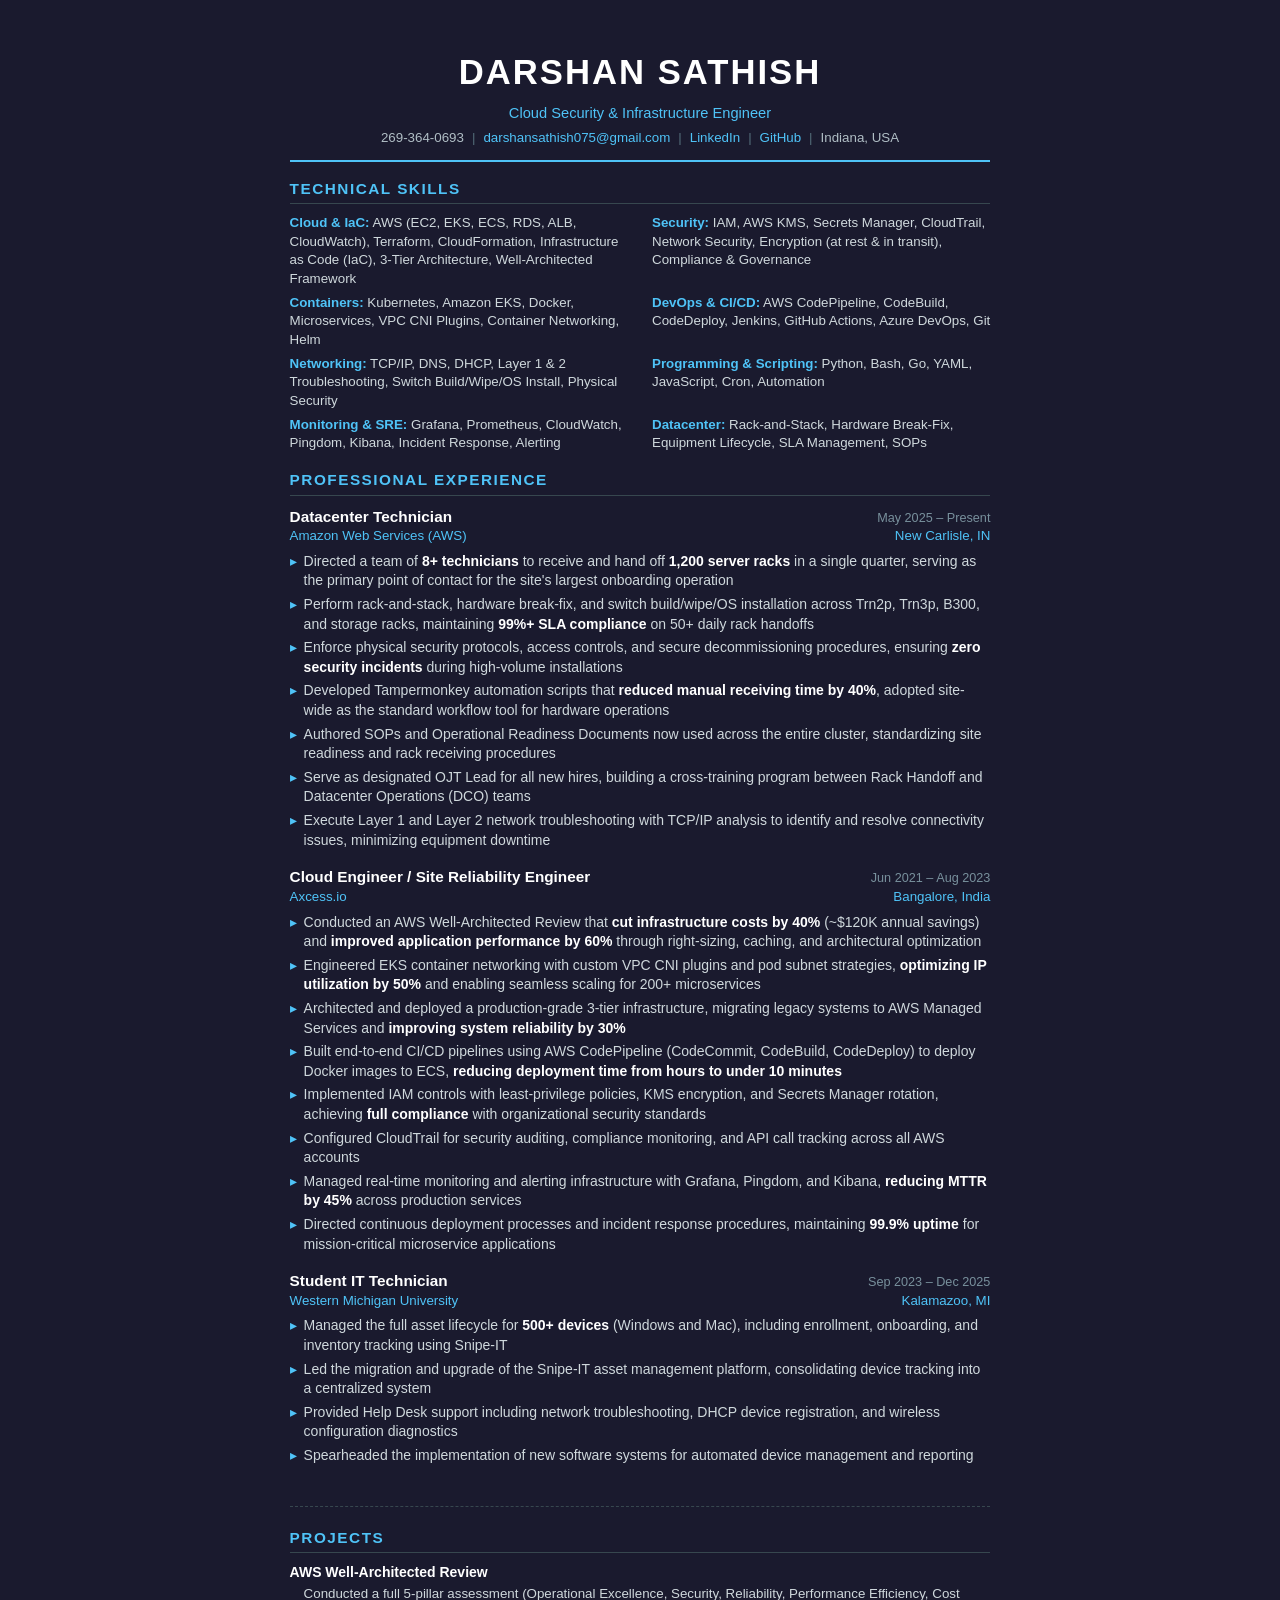
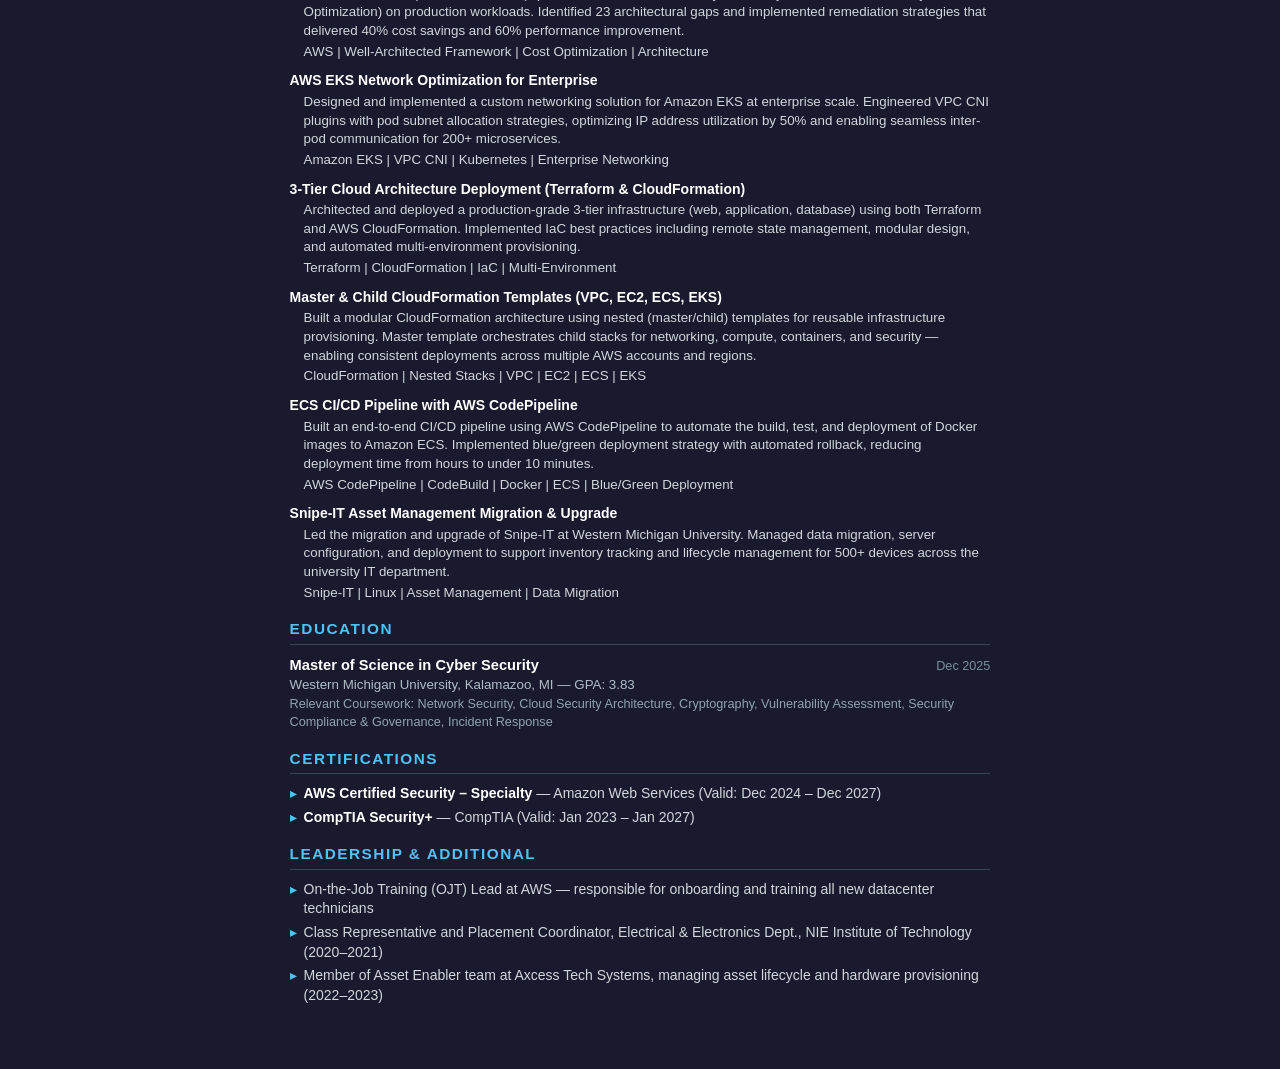
<file: Kiro-Portfi=olio/resume.html>
<!DOCTYPE html>
<html lang="en">
<head>
    <meta charset="UTF-8">
    <meta name="viewport" content="width=device-width, initial-scale=1.0">
    <title>Darshan Sathish - Resume</title>
    <style>
        * {
            margin: 0;
            padding: 0;
            box-sizing: border-box;
        }

        body {
            font-family: 'Calibri', 'Arial', sans-serif;
            font-size: 10.5pt;
            line-height: 1.4;
            color: #e8e8e8;
            background: #1a1a2e;
            max-width: 8.5in;
            margin: 0 auto;
            padding: 0.5in 0.6in;
        }

        a {
            color: #64b5f6;
            text-decoration: none;
        }

        a:hover {
            text-decoration: underline;
        }

        /* Header */
        .header {
            text-align: center;
            margin-bottom: 16px;
            padding-bottom: 12px;
            border-bottom: 2px solid #4fc3f7;
        }

        .header h1 {
            font-size: 26pt;
            font-weight: 700;
            color: #ffffff;
            letter-spacing: 2px;
            margin-bottom: 6px;
        }

        .header .tagline {
            font-size: 11pt;
            color: #4fc3f7;
            margin-bottom: 6px;
            font-weight: 500;
        }

        .header .contact-line {
            font-size: 10pt;
            color: #b0bec5;
        }

        .header .contact-line a {
            color: #4fc3f7;
        }

        .header .contact-line .separator {
            margin: 0 8px;
            color: #546e7a;
        }

        /* Section */
        .section {
            margin-bottom: 16px;
        }

        .section-title {
            font-size: 11.5pt;
            font-weight: 700;
            text-transform: uppercase;
            letter-spacing: 1.5px;
            color: #4fc3f7;
            border-bottom: 1px solid #37474f;
            padding-bottom: 4px;
            margin-bottom: 10px;
        }

        /* Skills */
        .skills-grid {
            display: grid;
            grid-template-columns: 1fr 1fr;
            gap: 5px 24px;
            font-size: 10pt;
        }

        .skill-item {
            color: #cfd8dc;
        }

        .skill-item .label {
            color: #4fc3f7;
            font-weight: 600;
        }

        /* Experience */
        .exp-entry {
            margin-bottom: 16px;
        }

        .exp-header {
            display: flex;
            justify-content: space-between;
            align-items: baseline;
        }

        .exp-header h3 {
            font-size: 11.5pt;
            font-weight: 700;
            color: #ffffff;
        }

        .exp-header .date {
            font-size: 9.5pt;
            color: #78909c;
        }

        .exp-subheader {
            display: flex;
            justify-content: space-between;
            font-size: 10pt;
            color: #4fc3f7;
            margin-bottom: 6px;
        }

        .exp-bullets {
            list-style: none;
            padding-left: 0;
        }

        .exp-bullets li {
            font-size: 10.5pt;
            color: #cfd8dc;
            margin-bottom: 4px;
            padding-left: 14px;
            position: relative;
        }

        .exp-bullets li::before {
            content: "▸";
            position: absolute;
            left: 0;
            color: #4fc3f7;
        }

        .exp-bullets li strong {
            color: #ffffff;
        }

        /* Projects */
        .project-entry {
            margin-bottom: 10px;
        }

        .project-entry h4 {
            font-size: 10.5pt;
            font-weight: 700;
            color: #ffffff;
            margin-bottom: 2px;
        }

        .project-entry p {
            font-size: 10pt;
            color: #cfd8dc;
            padding-left: 14px;
        }

        .project-tags {
            padding-left: 14px;
            margin-top: 2px;
            font-size: 9pt;
            color: #78909c;
        }

        /* Education */
        .edu-entry {
            margin-bottom: 10px;
        }

        .edu-header {
            display: flex;
            justify-content: space-between;
            align-items: baseline;
        }

        .edu-header h3 {
            font-size: 11pt;
            font-weight: 700;
            color: #ffffff;
        }

        .edu-header .date {
            font-size: 9.5pt;
            color: #78909c;
        }

        .edu-detail {
            font-size: 10pt;
            color: #b0bec5;
        }

        .edu-courses {
            font-size: 9.5pt;
            color: #90a4ae;
            margin-top: 2px;
        }

        /* Certs */
        .cert-list {
            list-style: none;
            font-size: 10.5pt;
        }

        .cert-list li {
            color: #cfd8dc;
            margin-bottom: 4px;
            padding-left: 14px;
            position: relative;
        }

        .cert-list li::before {
            content: "▸";
            position: absolute;
            left: 0;
            color: #4fc3f7;
        }

        .cert-list li strong {
            color: #ffffff;
        }

        /* Page break */
        .page-break {
            page-break-before: always;
            margin-top: 40px;
            padding-top: 20px;
            border-top: 1px dashed #37474f;
        }

        /* Print overrides */
        @media print {
            body {
                background: white;
                color: #1a1a1a;
                padding: 0.4in 0.5in;
            }
            .header h1 { color: #1a1a1a; }
            .header .tagline { color: #333; }
            .header .contact-line { color: #333; }
            .header .contact-line a { color: #0066cc; }
            .header { border-bottom-color: #1a1a1a; }
            .section-title { color: #1a1a1a; border-bottom-color: #ccc; }
            .skills-grid .label { color: #1a1a1a; }
            .skill-item { color: #333; }
            .exp-header h3 { color: #1a1a1a; }
            .exp-header .date { color: #555; }
            .exp-subheader { color: #0066cc; }
            .exp-bullets li { color: #222; }
            .exp-bullets li::before { color: #0066cc; }
            .exp-bullets li strong { color: #1a1a1a; }
            .project-entry h4 { color: #1a1a1a; }
            .project-entry p { color: #222; }
            .project-tags { color: #666; }
            .edu-header h3 { color: #1a1a1a; }
            .edu-detail { color: #333; }
            .edu-courses { color: #555; }
            .cert-list li { color: #222; }
            .cert-list li::before { color: #0066cc; }
            .cert-list li strong { color: #1a1a1a; }
            a { color: #0066cc; }
            .page-break { border-top: none; margin-top: 0; padding-top: 0; }
        }
    </style>
</head>
<body>

    <!-- ==================== PAGE 1 ==================== -->

    <!-- HEADER -->
    <div class="header">
        <h1>DARSHAN SATHISH</h1>
        <p class="tagline">Cloud Security & Infrastructure Engineer</p>
        <p class="contact-line">
            269-364-0693<span class="separator">|</span><a href="mailto:darshansathish075@gmail.com">darshansathish075@gmail.com</a><span class="separator">|</span><a href="https://www.linkedin.com/in/darshansathish/">LinkedIn</a><span class="separator">|</span><a href="https://github.com/darshan">GitHub</a><span class="separator">|</span>Indiana, USA
        </p>
    </div>

    <!-- SKILLS -->
    <div class="section">
        <h2 class="section-title">Technical Skills</h2>
        <div class="skills-grid">
            <div class="skill-item"><span class="label">Cloud & IaC:</span> AWS (EC2, EKS, ECS, RDS, ALB, CloudWatch), Terraform, CloudFormation, Infrastructure as Code (IaC), 3-Tier Architecture, Well-Architected Framework</div>
            <div class="skill-item"><span class="label">Security:</span> IAM, AWS KMS, Secrets Manager, CloudTrail, Network Security, Encryption (at rest & in transit), Compliance & Governance</div>
            <div class="skill-item"><span class="label">Containers:</span> Kubernetes, Amazon EKS, Docker, Microservices, VPC CNI Plugins, Container Networking, Helm</div>
            <div class="skill-item"><span class="label">DevOps & CI/CD:</span> AWS CodePipeline, CodeBuild, CodeDeploy, Jenkins, GitHub Actions, Azure DevOps, Git</div>
            <div class="skill-item"><span class="label">Networking:</span> TCP/IP, DNS, DHCP, Layer 1 & 2 Troubleshooting, Switch Build/Wipe/OS Install, Physical Security</div>
            <div class="skill-item"><span class="label">Programming & Scripting:</span> Python, Bash, Go, YAML, JavaScript, Cron, Automation</div>
            <div class="skill-item"><span class="label">Monitoring & SRE:</span> Grafana, Prometheus, CloudWatch, Pingdom, Kibana, Incident Response, Alerting</div>
            <div class="skill-item"><span class="label">Datacenter:</span> Rack-and-Stack, Hardware Break-Fix, Equipment Lifecycle, SLA Management, SOPs</div>
        </div>
    </div>

    <!-- EXPERIENCE -->
    <div class="section">
        <h2 class="section-title">Professional Experience</h2>

        <!-- AWS -->
        <div class="exp-entry">
            <div class="exp-header">
                <h3>Datacenter Technician</h3>
                <span class="date">May 2025 – Present</span>
            </div>
            <div class="exp-subheader">
                <span>Amazon Web Services (AWS)</span>
                <span>New Carlisle, IN</span>
            </div>
            <ul class="exp-bullets">
                <li>Directed a team of <strong>8+ technicians</strong> to receive and hand off <strong>1,200 server racks</strong> in a single quarter, serving as the primary point of contact for the site's largest onboarding operation</li>
                <li>Perform rack-and-stack, hardware break-fix, and switch build/wipe/OS installation across Trn2p, Trn3p, B300, and storage racks, maintaining <strong>99%+ SLA compliance</strong> on 50+ daily rack handoffs</li>
                <li>Enforce physical security protocols, access controls, and secure decommissioning procedures, ensuring <strong>zero security incidents</strong> during high-volume installations</li>
                <li>Developed Tampermonkey automation scripts that <strong>reduced manual receiving time by 40%</strong>, adopted site-wide as the standard workflow tool for hardware operations</li>
                <li>Authored SOPs and Operational Readiness Documents now used across the entire cluster, standardizing site readiness and rack receiving procedures</li>
                <li>Serve as designated OJT Lead for all new hires, building a cross-training program between Rack Handoff and Datacenter Operations (DCO) teams</li>
                <li>Execute Layer 1 and Layer 2 network troubleshooting with TCP/IP analysis to identify and resolve connectivity issues, minimizing equipment downtime</li>
            </ul>
        </div>

        <!-- Axcess.io -->
        <div class="exp-entry">
            <div class="exp-header">
                <h3>Cloud Engineer / Site Reliability Engineer</h3>
                <span class="date">Jun 2021 – Aug 2023</span>
            </div>
            <div class="exp-subheader">
                <span>Axcess.io</span>
                <span>Bangalore, India</span>
            </div>
            <ul class="exp-bullets">
                <li>Conducted an AWS Well-Architected Review that <strong>cut infrastructure costs by 40%</strong> (~$120K annual savings) and <strong>improved application performance by 60%</strong> through right-sizing, caching, and architectural optimization</li>
                <li>Engineered EKS container networking with custom VPC CNI plugins and pod subnet strategies, <strong>optimizing IP utilization by 50%</strong> and enabling seamless scaling for 200+ microservices</li>
                <li>Architected and deployed a production-grade 3-tier infrastructure, migrating legacy systems to AWS Managed Services and <strong>improving system reliability by 30%</strong></li>
                <li>Built end-to-end CI/CD pipelines using AWS CodePipeline (CodeCommit, CodeBuild, CodeDeploy) to deploy Docker images to ECS, <strong>reducing deployment time from hours to under 10 minutes</strong></li>
                <li>Implemented IAM controls with least-privilege policies, KMS encryption, and Secrets Manager rotation, achieving <strong>full compliance</strong> with organizational security standards</li>
                <li>Configured CloudTrail for security auditing, compliance monitoring, and API call tracking across all AWS accounts</li>
                <li>Managed real-time monitoring and alerting infrastructure with Grafana, Pingdom, and Kibana, <strong>reducing MTTR by 45%</strong> across production services</li>
                <li>Directed continuous deployment processes and incident response procedures, maintaining <strong>99.9% uptime</strong> for mission-critical microservice applications</li>
            </ul>
        </div>

        <!-- WMU -->
        <div class="exp-entry">
            <div class="exp-header">
                <h3>Student IT Technician</h3>
                <span class="date">Sep 2023 – Dec 2025</span>
            </div>
            <div class="exp-subheader">
                <span>Western Michigan University</span>
                <span>Kalamazoo, MI</span>
            </div>
            <ul class="exp-bullets">
                <li>Managed the full asset lifecycle for <strong>500+ devices</strong> (Windows and Mac), including enrollment, onboarding, and inventory tracking using Snipe-IT</li>
                <li>Led the migration and upgrade of the Snipe-IT asset management platform, consolidating device tracking into a centralized system</li>
                <li>Provided Help Desk support including network troubleshooting, DHCP device registration, and wireless configuration diagnostics</li>
                <li>Spearheaded the implementation of new software systems for automated device management and reporting</li>
            </ul>
        </div>
    </div>

    <!-- ==================== PAGE 2 ==================== -->
    <div class="page-break"></div>

    <!-- PROJECTS -->
    <div class="section">
        <h2 class="section-title">Projects</h2>

        <div class="project-entry">
            <h4>AWS Well-Architected Review</h4>
            <p>Conducted a full 5-pillar assessment (Operational Excellence, Security, Reliability, Performance Efficiency, Cost Optimization) on production workloads. Identified 23 architectural gaps and implemented remediation strategies that delivered 40% cost savings and 60% performance improvement.</p>
            <p class="project-tags">AWS | Well-Architected Framework | Cost Optimization | Architecture</p>
        </div>

        <div class="project-entry">
            <h4>AWS EKS Network Optimization for Enterprise</h4>
            <p>Designed and implemented a custom networking solution for Amazon EKS at enterprise scale. Engineered VPC CNI plugins with pod subnet allocation strategies, optimizing IP address utilization by 50% and enabling seamless inter-pod communication for 200+ microservices.</p>
            <p class="project-tags">Amazon EKS | VPC CNI | Kubernetes | Enterprise Networking</p>
        </div>

        <div class="project-entry">
            <h4>3-Tier Cloud Architecture Deployment (Terraform & CloudFormation)</h4>
            <p>Architected and deployed a production-grade 3-tier infrastructure (web, application, database) using both Terraform and AWS CloudFormation. Implemented IaC best practices including remote state management, modular design, and automated multi-environment provisioning.</p>
            <p class="project-tags">Terraform | CloudFormation | IaC | Multi-Environment</p>
        </div>

        <div class="project-entry">
            <h4>Master & Child CloudFormation Templates (VPC, EC2, ECS, EKS)</h4>
            <p>Built a modular CloudFormation architecture using nested (master/child) templates for reusable infrastructure provisioning. Master template orchestrates child stacks for networking, compute, containers, and security — enabling consistent deployments across multiple AWS accounts and regions.</p>
            <p class="project-tags">CloudFormation | Nested Stacks | VPC | EC2 | ECS | EKS</p>
        </div>

        <div class="project-entry">
            <h4>ECS CI/CD Pipeline with AWS CodePipeline</h4>
            <p>Built an end-to-end CI/CD pipeline using AWS CodePipeline to automate the build, test, and deployment of Docker images to Amazon ECS. Implemented blue/green deployment strategy with automated rollback, reducing deployment time from hours to under 10 minutes.</p>
            <p class="project-tags">AWS CodePipeline | CodeBuild | Docker | ECS | Blue/Green Deployment</p>
        </div>

        <div class="project-entry">
            <h4>Snipe-IT Asset Management Migration & Upgrade</h4>
            <p>Led the migration and upgrade of Snipe-IT at Western Michigan University. Managed data migration, server configuration, and deployment to support inventory tracking and lifecycle management for 500+ devices across the university IT department.</p>
            <p class="project-tags">Snipe-IT | Linux | Asset Management | Data Migration</p>
        </div>
    </div>

    <!-- EDUCATION -->
    <div class="section">
        <h2 class="section-title">Education</h2>
        <div class="edu-entry">
            <div class="edu-header">
                <h3>Master of Science in Cyber Security</h3>
                <span class="date">Dec 2025</span>
            </div>
            <p class="edu-detail">Western Michigan University, Kalamazoo, MI — GPA: 3.83</p>
            <p class="edu-courses">Relevant Coursework: Network Security, Cloud Security Architecture, Cryptography, Vulnerability Assessment, Security Compliance & Governance, Incident Response</p>
        </div>
    </div>

    <!-- CERTIFICATIONS -->
    <div class="section">
        <h2 class="section-title">Certifications</h2>
        <ul class="cert-list">
            <li><strong>AWS Certified Security – Specialty</strong> — Amazon Web Services (Valid: Dec 2024 – Dec 2027)</li>
            <li><strong>CompTIA Security+</strong> — CompTIA (Valid: Jan 2023 – Jan 2027)</li>
        </ul>
    </div>

    <!-- ADDITIONAL -->
    <div class="section">
        <h2 class="section-title">Leadership & Additional</h2>
        <ul class="exp-bullets">
            <li>On-the-Job Training (OJT) Lead at AWS — responsible for onboarding and training all new datacenter technicians</li>
            <li>Class Representative and Placement Coordinator, Electrical & Electronics Dept., NIE Institute of Technology (2020–2021)</li>
            <li>Member of Asset Enabler team at Axcess Tech Systems, managing asset lifecycle and hardware provisioning (2022–2023)</li>
        </ul>
    </div>

</body>
</html>
</file>
